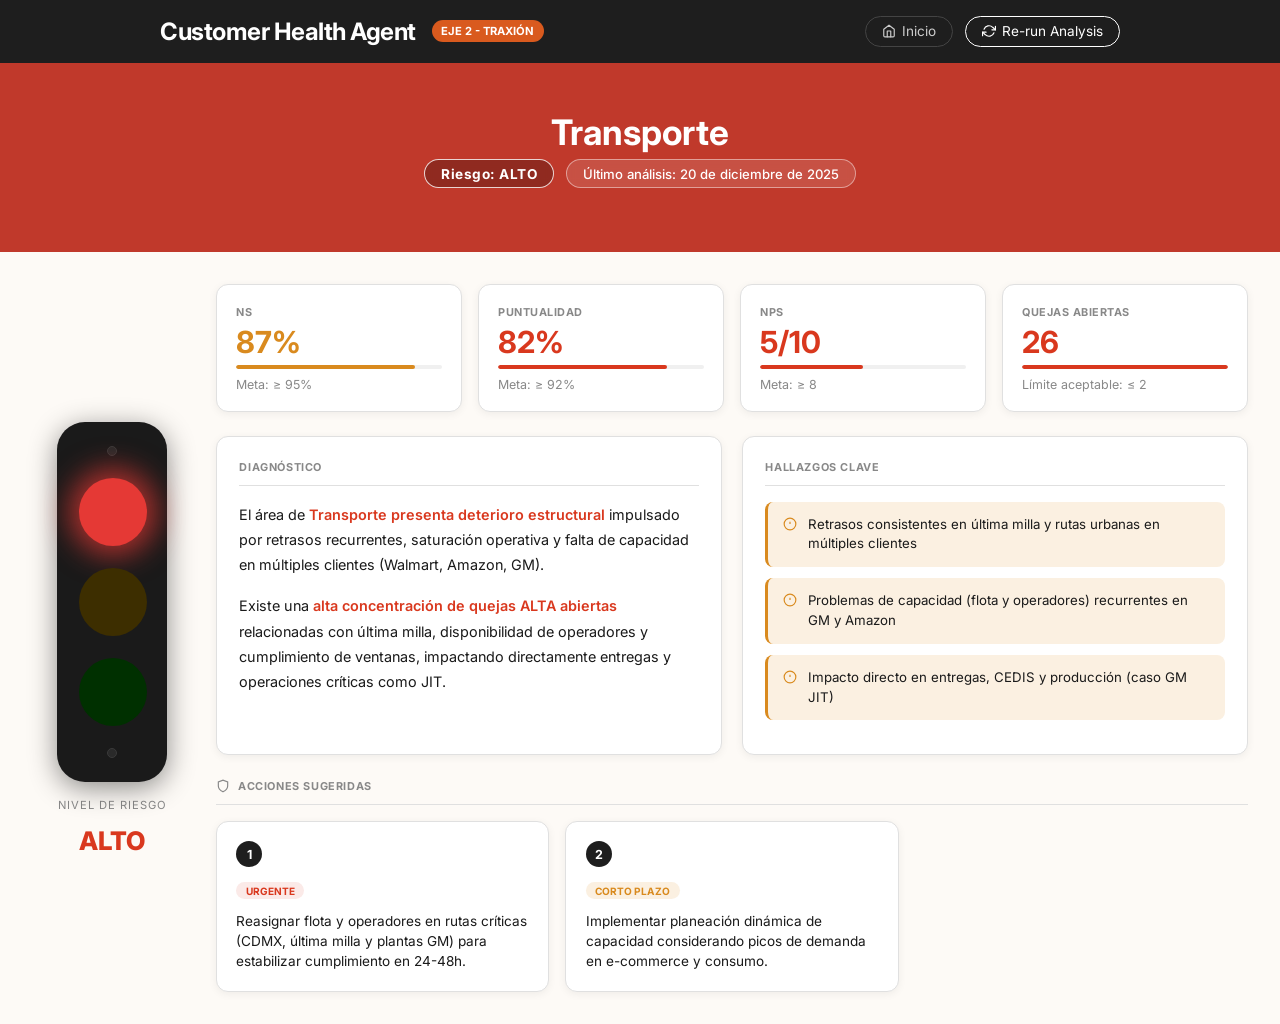
<file: diagnostico-area.html>
<!doctype html>
<html lang="es">
  <head>
    <meta charset="UTF-8" />
    <meta name="viewport" content="width=device-width, initial-scale=1.0" />
    <title>Diagnóstico Walmart - Traxión</title>
    <link
      href="https://fonts.googleapis.com/css2?family=Inter:wght@400;500;600;700&display=swap"
      rel="stylesheet"
    />
    <link rel="stylesheet" href="css/diagnostico-styles.css" />
  </head>
 
  <body>
    <header class="topbar">
      <div class="topbar__logo">
        <h1>Customer Health Agent</h1>
        <span class="badge badge--brand">EJE 2 - TRAXIÓN</span>
      </div>
      <div class="topbar__filters">
        <a
          href="index.html"
          class="btn btn--pill"
          style="
            text-decoration: none;
            display: flex;
            align-items: center;
            gap: 6px;
          "
        >
          <svg
            width="14"
            height="14"
            viewBox="0 0 24 24"
            fill="none"
            stroke="currentColor"
            stroke-width="2"
            stroke-linecap="round"
            stroke-linejoin="round"
          >
            <path d="M3 9l9-7 9 7v11a2 2 0 0 1-2 2H5a2 2 0 0 1-2-2z"></path>
            <polyline points="9 22 9 12 15 12 15 22"></polyline>
          </svg>
          Inicio
        </a>
        <button
          class="btn btn--pill active"
          style="display: flex; align-items: center; gap: 6px"
        >
          <svg
            width="14"
            height="14"
            viewBox="0 0 24 24"
            fill="none"
            stroke="currentColor"
            stroke-width="2"
            stroke-linecap="round"
            stroke-linejoin="round"
          >
            <polyline points="23 4 23 10 17 10"></polyline>
            <polyline points="1 20 1 14 7 14"></polyline>
            <path
              d="M3.51 9a9 9 0 0 1 14.85-3.36L23 10M1 14l4.64 4.36A9 9 0 0 0 20.49 15"
            ></path>
          </svg>
          Re-run Analysis
        </button>
      </div>
    </header>
 
    <!-- ================= HERO ================= -->
    <div class="hero" id="hero-section">
      <h1 class="hero__title" id="area-name"></h1>
      <div class="hero__tags">
        <span class="hero__tag hero__tag--risk" id="area-risk-tag"></span>
        <span class="hero__tag">Último análisis: 20 de diciembre de 2025</span>
      </div>
    </div>
 
    <div class="body-wrap">
      <!-- ================= SEMÁFORO ================= -->
      <div class="semaforo-sidebar">
        <div class="semaforo">
          <span class="semaforo__bolt"></span>
          <div id="luz-roja"     class="semaforo__luz red"></div>
          <div id="luz-amarilla" class="semaforo__luz yellow"></div>
          <div id="luz-verde"    class="semaforo__luz green"></div>
          <span class="semaforo__bolt"></span>
        </div>
        <p class="semaforo__label">Nivel de Riesgo</p>
        <p id="area-risk" class="semaforo__risk"></p>
      </div>
 
      <main class="main">
        <!-- ================= KPIs ================= -->
        <section class="kpi-row">
          <div class="kpi-card">
            <p class="kpi-card__title">NS</p>
            <p id="kpi-otif" class="kpi-card__value"></p>
            <div class="progress-bar-bg">
              <div id="bar-otif" class="progress-bar-fill"></div>
            </div>
            <p class="kpi-card__meta">Meta: ≥ 95%</p>
          </div>
 
          <div class="kpi-card">
            <p class="kpi-card__title">Puntualidad</p>
            <p id="kpi-puntual" class="kpi-card__value"></p>
            <div class="progress-bar-bg">
              <div id="bar-puntual" class="progress-bar-fill"></div>
            </div>
            <p class="kpi-card__meta">Meta: ≥ 92%</p>
          </div>
 
          <div class="kpi-card">
            <p class="kpi-card__title">NPS</p>
            <p id="kpi-nps" class="kpi-card__value"></p>
            <div class="progress-bar-bg">
              <div id="bar-nps" class="progress-bar-fill"></div>
            </div>
            <p class="kpi-card__meta">Meta: ≥ 8</p>
          </div>
 
          <div class="kpi-card">
            <p class="kpi-card__title">Quejas Abiertas</p>
            <p id="kpi-quejas" class="kpi-card__value"></p>
            <div class="progress-bar-bg">
              <div id="bar-quejas" class="progress-bar-fill"></div>
            </div>
            <p class="kpi-card__meta">Límite aceptable: ≤ 2</p>
          </div>
        </section>
 
        <!-- ================= DIAGNÓSTICO + FINDINGS ================= -->
        <section class="content-grid">
          <div class="card">
            <div class="card__heading">Diagnóstico</div>
            <div id="diagnostico" class="diagnostico-text"></div>
          </div>
 
          <div class="card">
            <div class="card__heading">Hallazgos Clave</div>
            <div id="findings"></div>
          </div>
        </section>
 
        <!-- ================= ACCIONES ================= -->
        <section>
          <div class="section-heading"><svg width="14" height="14" viewBox="0 0 24 24" fill="none" stroke="currentColor" stroke-width="2"><path d="M12 22s8-4 8-10V5l-8-3-8 3v7c0 6 8 10 8 10z"/></svg> Acciones Sugeridas</div>
          <div id="actions" class="actions-grid"></div>
        </section>
      </main>
    </div>
 
    <!-- ================= JS ================= -->
    <script src="js/data.js"></script>
    <script src="js/diagnostico-area-js.js"></script>
  </body>
</html>
</file>
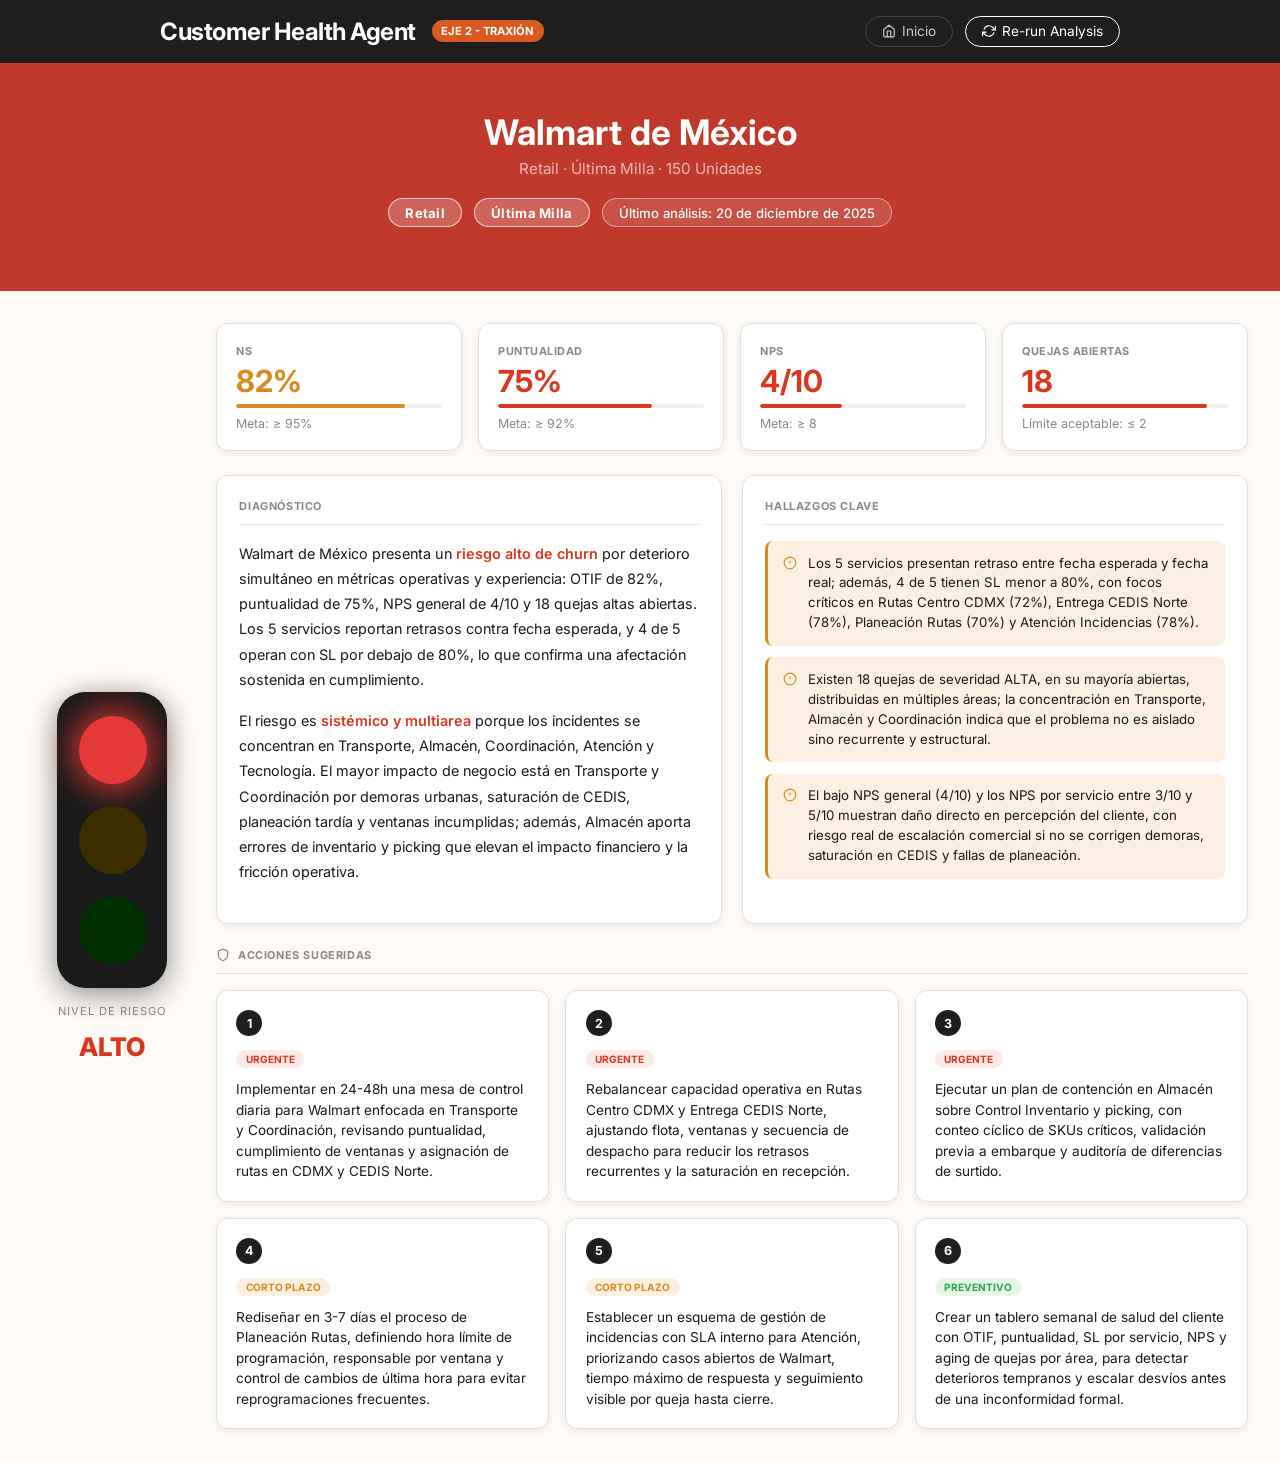
<file: diagnostico.html>
<!doctype html>
<html lang="es">
  <head>
    <meta charset="UTF-8" />
    <meta name="viewport" content="width=device-width, initial-scale=1.0" />
    <title>Diagnóstico Walmart - Traxión</title>
    <link
      href="https://fonts.googleapis.com/css2?family=Inter:wght@400;500;600;700&display=swap"
      rel="stylesheet"
    />
    <link rel="stylesheet" href="css/diagnostico-styles.css" />
  </head>
 
  <body>
    <header class="topbar">
      <div class="topbar__logo">
        <h1>Customer Health Agent</h1>
        <span class="badge badge--brand">EJE 2 - TRAXIÓN</span>
      </div>
      <div class="topbar__filters">
        <a
          href="index.html"
          class="btn btn--pill"
          style="
            text-decoration: none;
            display: flex;
            align-items: center;
            gap: 6px;
          "
        >
          <svg
            width="14"
            height="14"
            viewBox="0 0 24 24"
            fill="none"
            stroke="currentColor"
            stroke-width="2"
            stroke-linecap="round"
            stroke-linejoin="round"
          >
            <path d="M3 9l9-7 9 7v11a2 2 0 0 1-2 2H5a2 2 0 0 1-2-2z"></path>
            <polyline points="9 22 9 12 15 12 15 22"></polyline>
          </svg>
          Inicio
        </a>
        <button
          class="btn btn--pill active"
          style="display: flex; align-items: center; gap: 6px"
        >
          <svg
            width="14"
            height="14"
            viewBox="0 0 24 24"
            fill="none"
            stroke="currentColor"
            stroke-width="2"
            stroke-linecap="round"
            stroke-linejoin="round"
          >
            <polyline points="23 4 23 10 17 10"></polyline>
            <polyline points="1 20 1 14 7 14"></polyline>
            <path
              d="M3.51 9a9 9 0 0 1 14.85-3.36L23 10M1 14l4.64 4.36A9 9 0 0 0 20.49 15"
            ></path>
          </svg>
          Re-run Analysis
        </button>
      </div>
    </header>
 
    <!-- ================= HERO ================= -->
    <div class="hero" id="hero-section">
      <h1 class="hero__title" id="client-name"></h1>
      <p class="hero__meta" id="client-meta"></p>
 
      <div class="hero__tags">
        <span class="hero__tag hero__tag--solid" id="client-sector"></span>
        <span class="hero__tag hero__tag--solid" id="client-operation"></span>
        <span class="hero__tag">Último análisis: 20 de diciembre de 2025</span>
      </div>
    </div>
 
    <div class="body-wrap">
      <!-- ================= SEMÁFORO ================= -->
      <div class="semaforo-sidebar">
        <div class="semaforo">
          <div id="luz-roja" class="semaforo__luz red"></div>
          <div id="luz-amarilla" class="semaforo__luz yellow"></div>
          <div id="luz-verde" class="semaforo__luz green"></div>
        </div>
 
        <p class="semaforo__label">Nivel de Riesgo</p>
        <p id="client-risk" class="semaforo__risk"></p>
      </div>
 
      <main class="main">
        <!-- ================= KPIs ================= -->
        <section class="kpi-row">
          <div class="kpi-card">
            <p class="kpi-card__title">NS</p>
            <p id="kpi-otif" class="kpi-card__value"></p>
            <div class="progress-bar-bg">
              <div id="bar-otif" class="progress-bar-fill"></div>
            </div>
            <p class="kpi-card__meta">Meta: ≥ 95%</p>
          </div>
 
          <div class="kpi-card">
            <p class="kpi-card__title">Puntualidad</p>
            <p id="kpi-puntual" class="kpi-card__value"></p>
            <div class="progress-bar-bg">
              <div id="bar-puntual" class="progress-bar-fill"></div>
            </div>
            <p class="kpi-card__meta">Meta: ≥ 92%</p>
          </div>
 
          <div class="kpi-card">
            <p class="kpi-card__title">NPS</p>
            <p id="kpi-nps" class="kpi-card__value"></p>
            <div class="progress-bar-bg">
              <div id="bar-nps" class="progress-bar-fill"></div>
            </div>
            <p class="kpi-card__meta">Meta: ≥ 8</p>
          </div>
 
          <div class="kpi-card">
            <p class="kpi-card__title">Quejas Abiertas</p>
            <p id="kpi-quejas" class="kpi-card__value"></p>
            <div class="progress-bar-bg">
              <div id="bar-quejas" class="progress-bar-fill"></div>
            </div>
            <p class="kpi-card__meta">Límite aceptable: ≤ 2</p>
          </div>
        </section>
 
        <!-- ================= DIAGNÓSTICO + FINDINGS ================= -->
        <section class="content-grid">
          <div class="card">
            <div class="card__heading">Diagnóstico</div>
            <div id="diagnostico" class="diagnostico-text"></div>
          </div>
 
          <div class="card">
            <div class="card__heading">Hallazgos Clave</div>
            <div id="findings"></div>
          </div>
        </section>
 
        <!-- ================= ACCIONES ================= -->
        <section>
          <div class="section-heading"><svg width="14" height="14" viewBox="0 0 24 24" fill="none" stroke="currentColor" stroke-width="2"><path d="M12 22s8-4 8-10V5l-8-3-8 3v7c0 6 8 10 8 10z"/></svg> Acciones Sugeridas</div>
          <div id="actions" class="actions-grid"></div>
        </section>
      </main>
    </div>
 
    <!-- ================= JS ================= -->
    <script src="js/data.js"></script>
    <script src="js/diagnostico-js.js"></script>
  </body>
</html>
</file>
<file: css/diagnostico-styles.css>
@import url('https://fonts.googleapis.com/css2?family=Inter:wght@400;500;600;700&display=swap');

:root {
    --bg-app:        #fdfaf6;
    --bg-card:       #ffffff;
    --text-main:     #1a1a1a;
    --text-muted:    #888888;
    --danger:        #d9381e;
    --danger-light:  #fbeae8;
    --warning:       #d98a1e;
    --warning-light: #fbf0e1;
    --success:       #28a745;
    --success-light: #e8f5e9;
    --brand-dark:    #1e1e1e;
    --brand-orange:  #d95a1e;
    --border-color:  #e0e0e0;
    --shadow:        0 2px 8px rgba(0,0,0,0.06);
}

* { margin: 0; padding: 0; box-sizing: border-box; font-family: 'Inter', sans-serif; }
body { background: var(--bg-app); color: var(--text-main); }

/* ── TOPBAR ── */
.topbar {
    display: flex;
    justify-content: space-between;
    align-items: center;
    padding: 1rem 10rem; /* Igualado al padding de styles.css */
    background-color: var(--brand-dark);
    color: white;
    position: sticky;
    top: 0;
    z-index: 1000;
    flex-wrap: wrap;
    gap: 0.75rem;
}
.topbar__logo { display: flex; align-items: center; gap: 1rem; flex-wrap: wrap; }
.topbar__logo h1 { font-size: 1.5rem; font-weight: 700; letter-spacing: -0.5px; }

.topbar__filters { display: flex; gap: 0.75rem; flex-wrap: wrap; }

.badge {
    padding: 0.25rem 0.6rem; border-radius: 12px; font-size: 0.7rem;
    font-weight: 700; text-transform: uppercase; white-space: nowrap;
}
.badge--brand { background-color: var(--brand-orange); color: white; border-radius: 20px; }

.btn--pill {
    padding: 0.4rem 1rem; border-radius: 20px; background: transparent;
    border: 1px solid #444; color: #ccc; cursor: pointer; font-size: 0.85rem;
    white-space: nowrap; transition: all 0.2s;
}
.btn--pill:hover { border-color: white; color: white; }
.btn--pill.active { border-color: white; color: white; }

/* ── HERO ── */
.hero {
    background: var(--brand-dark);
    padding: 3rem 2rem 4rem;
    text-align: center;
}
.hero__title  { font-size: 2.2rem; font-weight: 700; color: #fff; margin-bottom: 0.4rem; }
.hero__meta   { color: rgba(255,255,255,0.65); font-size: 0.95rem; margin-bottom: 1.25rem; }
.hero__tags   { display: flex; justify-content: center; gap: 0.75rem; flex-wrap: wrap; }

/* Tag base — outline blanco siempre visible */
.hero__tag {
    padding: 0.35rem 1rem; border-radius: 20px;
    border: 1.5px solid rgba(255,255,255,0.45);
    color: #fff;
    font-size: 0.82rem;
    background: rgba(255,255,255,0.12);
    backdrop-filter: blur(4px);
    font-weight: 500;
}

/* Tags sólidos (sector / operación) — fondo blanco semitransparente más oscuro */
.hero__tag--solid {
    background: rgba(255,255,255,0.22);
    border-color: rgba(255,255,255,0.7);
    font-weight: 700;
    letter-spacing: 0.3px;
}

/* Tag de nivel de riesgo en área */
.hero__tag--risk {
    background: rgba(0,0,0,0.25);
    border-color: rgba(255,255,255,0.8);
    font-weight: 700;
    font-size: 0.85rem;
    letter-spacing: 0.5px;
}

/* ── BODY WRAPPER ── */
.body-wrap {
    display: grid;
    grid-template-columns: 160px 1fr;
    align-items: start;
    gap: 1.5rem;
    padding: 2rem 2rem;
    /* Agregamos estas dos líneas para alinear con el dashboard: */
    max-width: 1280px;
    margin: 0 auto;
}

/* ── SEMÁFORO SIDEBAR ── */
.semaforo-sidebar {
    position: static;
    top: 80px;
    align-self: center;
    display: flex;
    flex-direction: column;
    align-items: center;
    justify-content: center;
    gap: 1rem;
}

/* Contenedor del semáforo — grande, sin ::before/::after */
.semaforo {
    position: relative;          /* para que los tornillos sean relativos a él */
    background: #1a1a1a;
    border-radius: 28px;
    padding: 24px 22px;
    display: flex;
    flex-direction: column;
    gap: 22px;
    box-shadow: 0 6px 28px rgba(0,0,0,0.45);
    width: 110px;                /* más ancho */
}

/* Tornillos — usando span dentro del HTML en lugar de pseudo-elementos */
.semaforo__bolt {
    width: 10px;
    height: 10px;
    border-radius: 50%;
    background: #2a2a2a;
    border: 1.5px solid #3a3a3a;
    margin: 0 auto;
    display: block;
}

/* Luces grandes */
.semaforo__luz {
    width: 68px;
    height: 68px;
    border-radius: 50%;
    margin: 0 auto;
    transition: box-shadow 0.4s ease, background 0.3s ease;
}

/* Apagadas */
.semaforo__luz.red    { background: #3d0000; }
.semaforo__luz.yellow { background: #3d2e00; }
.semaforo__luz.green  { background: #003000; }

/* Encendidas */
.semaforo__luz.red.on    { background: #e53935; box-shadow: 0 0 28px 10px rgba(229,57,53,0.7); }
.semaforo__luz.yellow.on { background: #f9a825; box-shadow: 0 0 28px 10px rgba(249,168,37,0.7); }
.semaforo__luz.green.on  { background: #43a047; box-shadow: 0 0 28px 10px rgba(67,160,71,0.7); }

.semaforo__label {
    font-size: 0.7rem;
    letter-spacing: 1px;
    color: var(--text-muted);
    text-transform: uppercase;
    text-align: center;
}

.semaforo__risk {
    font-size: 1.6rem;
    font-weight: 800;
    text-align: center;
    line-height: 1;
}

.semaforo__risk.high { color: var(--danger); }
.semaforo__risk.mid  { color: var(--warning); }
.semaforo__risk.low  { color: var(--success); }

/* ── MAIN CONTENT ── */
.main {
    flex: 1;
    min-width: 0;
}

/* KPI ROW */
.kpi-row {
    display: grid;
    grid-template-columns: repeat(4, 1fr);
    gap: 1rem;
    margin-bottom: 1.5rem;
}
.kpi-card {
    background: var(--bg-card);
    border-radius: 12px;
    padding: 1.2rem;
    border: 1px solid var(--border-color);
    box-shadow: var(--shadow);
}
.kpi-card__title {
    font-size: 0.68rem; font-weight: 700;
    color: var(--text-muted); letter-spacing: 0.5px;
    text-transform: uppercase; margin-bottom: 0.5rem;
}
.kpi-card__value { font-size: 1.9rem; font-weight: 700; margin-bottom: 0.5rem; line-height: 1; }
.kpi-card__value.danger  { color: var(--danger); }
.kpi-card__value.warning { color: var(--warning); }
.kpi-card__value.success { color: var(--success); }
.kpi-sub { font-size: 1rem; font-weight: 400; color: #bbb; }
.progress-bar-bg { height: 4px; background: #f0f0f0; border-radius: 4px; margin-bottom: 0.5rem; overflow: hidden; }
.progress-bar-fill { height: 4px; border-radius: 4px; }
.progress-bar-fill.danger  { background: var(--danger); }
.progress-bar-fill.warning { background: var(--warning); }
.progress-bar-fill.success { background: var(--success); }
.kpi-card__meta { font-size: 0.78rem; color: var(--text-muted); }

/* CONTENT GRID */
.content-grid {
    display: grid;
    grid-template-columns: 1fr 1fr;
    gap: 1.25rem;
    margin-bottom: 1.5rem;
}
.card {
    background: var(--bg-card);
    border-radius: 12px;
    border: 1px solid var(--border-color);
    box-shadow: var(--shadow);
    padding: 1.4rem;
}
.card__heading {
    display: flex; align-items: center; gap: 0.5rem;
    font-size: 0.68rem; font-weight: 700; letter-spacing: 0.6px;
    color: var(--text-muted); text-transform: uppercase;
    margin-bottom: 1rem; padding-bottom: 0.7rem;
    border-bottom: 1px solid var(--border-color);
}
.diagnostico-text { font-size: 0.9rem; line-height: 1.75; }
.diagnostico-text p + p { margin-top: 1rem; }
.hl-danger  { color: var(--danger);  font-weight: 600; }
.hl-warning { color: var(--warning); font-weight: 600; }
.hl-success { color: var(--success); font-weight: 600; }

.finding {
    display: flex; gap: 0.7rem; align-items: flex-start;
    padding: 0.8rem 0.9rem;
    background: var(--warning-light);
    border-radius: 8px; margin-bottom: 0.7rem;
    border-left: 3px solid var(--warning);
}
.finding svg { flex-shrink: 0; margin-top: 2px; color: var(--warning); }
.finding p   { font-size: 0.83rem; line-height: 1.5; }

/* ACCIONES */
.section-heading {
    display: flex; align-items: center; gap: 0.5rem;
    font-size: 0.68rem; font-weight: 700; letter-spacing: 0.6px;
    color: var(--text-muted); text-transform: uppercase;
    padding-bottom: 0.7rem; border-bottom: 1px solid var(--border-color);
    margin-bottom: 1rem;
}
.actions-grid {
    display: grid;
    grid-template-columns: repeat(3, 1fr);
    gap: 1rem;
}
.action-card {
    background: var(--bg-card); border-radius: 12px;
    border: 1px solid var(--border-color); box-shadow: var(--shadow);
    padding: 1.2rem;
}
.action-num {
    width: 26px; height: 26px; border-radius: 50%;
    background: var(--brand-dark); color: white;
    font-size: 0.78rem; font-weight: 700;
    display: flex; align-items: center; justify-content: center;
    margin-bottom: 0.7rem;
}
.action-badge {
    display: inline-block; padding: 0.18rem 0.6rem;
    border-radius: 20px; font-size: 0.63rem; font-weight: 700;
    text-transform: uppercase; margin-bottom: 0.7rem;
}
.badge-urgente    { background: var(--danger-light);  color: var(--danger); }
.badge-corto      { background: var(--warning-light); color: var(--warning); }
.badge-preventivo { background: var(--success-light); color: var(--success); }
.action-card p { font-size: 0.85rem; line-height: 1.5; }

/* ── RESPONSIVE ── */
@media (max-width: 900px) {
    .body-wrap {
        grid-template-columns: 1fr;
        padding: 1rem;
    }
    .semaforo-sidebar {
        flex-direction: column;
        width: 100%;
        justify-content: center;
        padding: 1rem 0 0;
        position: static;
    }
    .semaforo {
        width: 70px;
        padding: 14px 12px;
        gap: 12px;
    }
    .semaforo__luz { width: 40px; height: 40px; }
    .semaforo__risk { font-size: 1.3rem; }
    .kpi-row { grid-template-columns: repeat(2, 1fr); }
    .content-grid { grid-template-columns: 1fr; }
    .actions-grid { grid-template-columns: repeat(2, 1fr); }
}
@media (max-width: 600px) {
    .hero__title { font-size: 1.6rem; }
    .actions-grid { grid-template-columns: 1fr; }
    .kpi-card__value { font-size: 1.6rem; }
}
</file>
